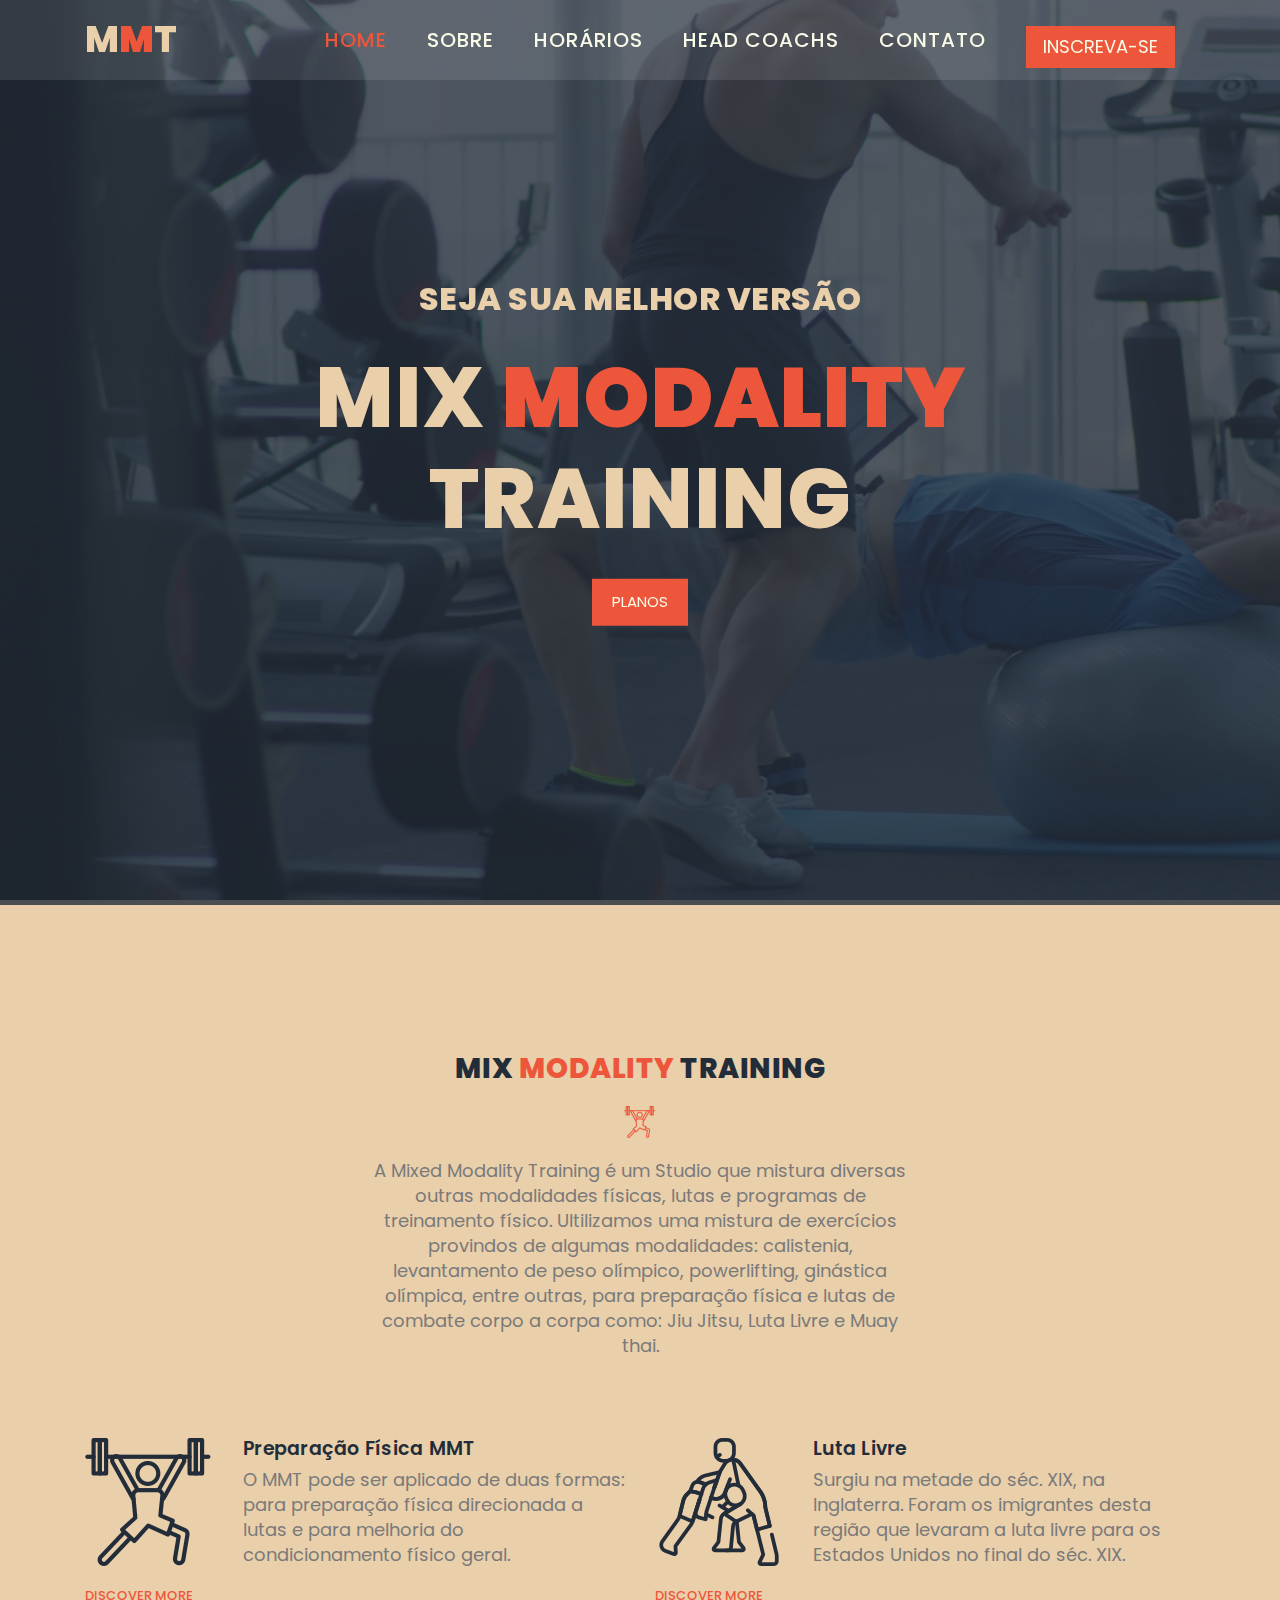
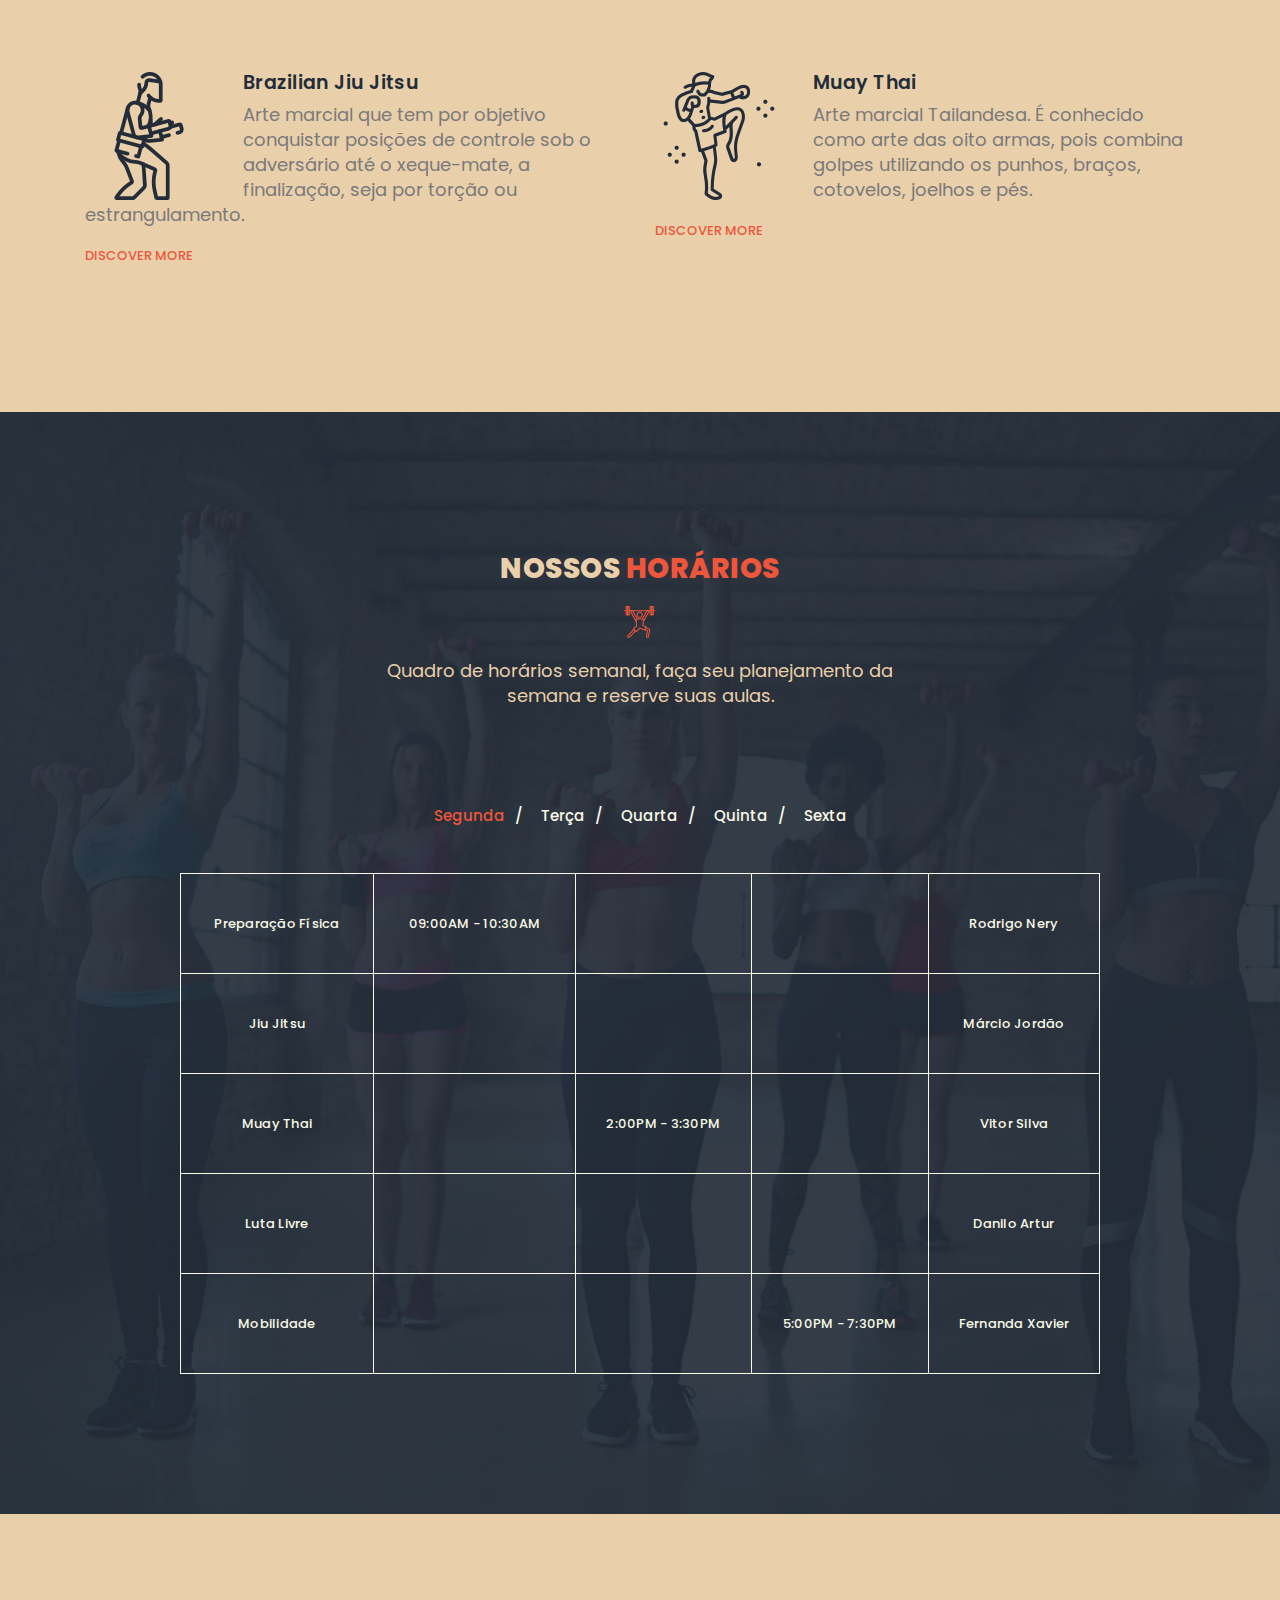
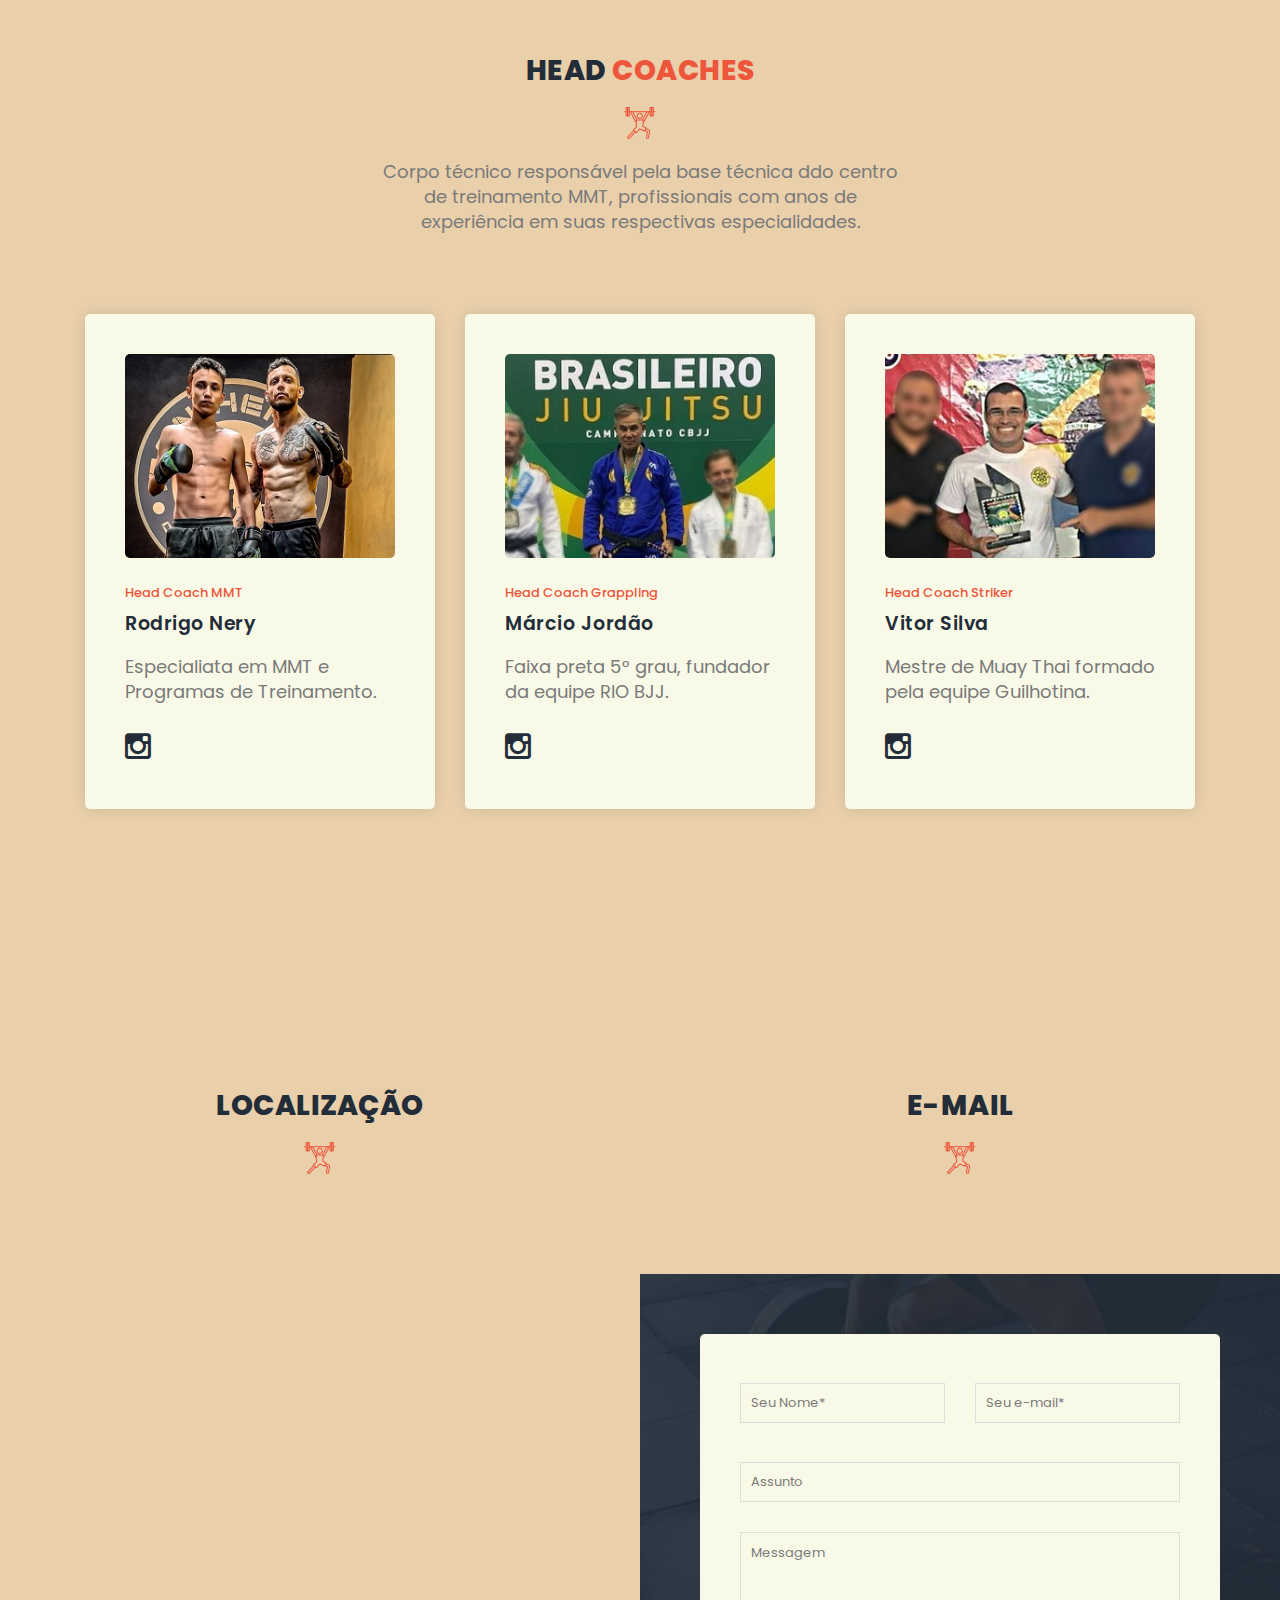
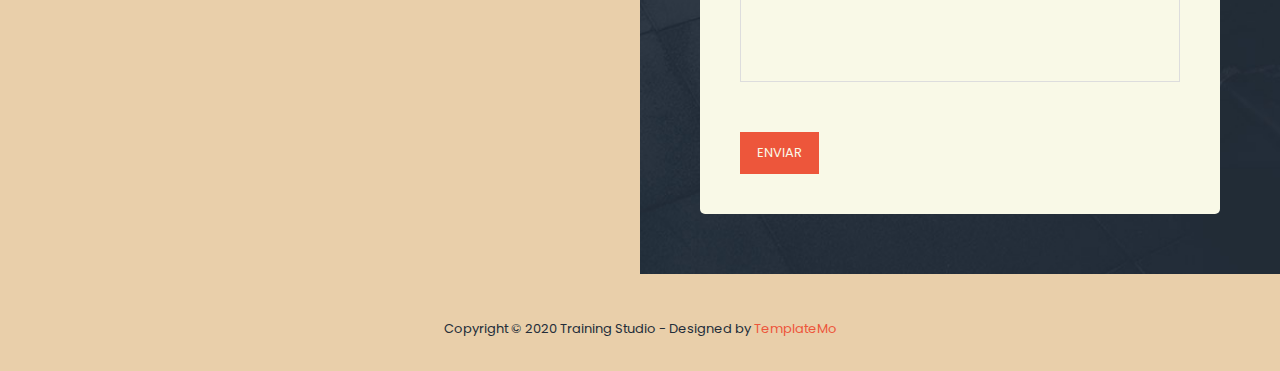
<file: gymfit-main/index.html>
<!DOCTYPE html>
<html lang="pt-br">

  <head>

    <meta charset="utf-8">
    <meta name="viewport" content="width=device-width, initial-scale=1, shrink-to-fit=no">
    <meta name="description" content="">
    <meta name="author" content="">
    <link href="https://fonts.googleapis.com/css?family=Poppins:100,100i,200,200i,300,300i,400,400i,500,500i,600,600i,700,700i,800,800i,900,900i&display=swap" rel="stylesheet">

    <title>MMT</title>
    <link rel="icon" type="image/x-icon" href="assets/images/line-dec.png" />
<!--

TemplateMo 548 Training Studio

https://templatemo.com/tm-548-training-studio

-->
    <!-- Additional CSS Files -->
    <link rel="stylesheet" type="text/css" href="assets/css/bootstrap.min.css">

    <link rel="stylesheet" type="text/css" href="assets/css/font-awesome.css">

    <link rel="stylesheet" href="assets/css/templatemo-training-studio.css">

    </head>
    
    <body>
    
    <!-- ***** Preloader Start ***** -->
    <div id="js-preloader" class="js-preloader">
      <div class="preloader-inner">
        <span class="dot"></span>
        <div class="dots">
          <span></span>
          <span></span>
          <span></span>
        </div>
      </div>
    </div>
    <!-- ***** Preloader End ***** -->
    
    
    <!-- ***** Header Area Start ***** -->
    <header class="header-area header-sticky">
        <div class="container">
            <div class="row">
                <div class="col-12">
                    <nav class="main-nav">
                        <!-- ***** Logo Start ***** -->
                        <a href="index.html" class="logo">M<em>M</em>T</a> 
                        <!-- ***** Logo End ***** -->
                        <!-- ***** Menu Start ***** -->
                        <ul class="nav">
                            <li class="scroll-to-section"><a href="#top" class="active">Home</a></li>
                            <li class="scroll-to-section"><a href="#features">Sobre</a></li>
                            <li class="scroll-to-section"><a href="#schedule">Horários</a></li>
                            <li class="scroll-to-section"><a href="#trainers">HEAD COACHS</a></li>
                            <li class="scroll-to-section"><a href="#contact-us">Contato</a></li> 
                            <li class="main-button"><a href="https://api.whatsapp.com/send?phone=5521996702727&text="target="_blank">Inscreva-se </a></li>
                        </ul>        
                        <a class='menu-trigger'>
                            <span>Menu</span>
                        </a>
                        <!-- ***** Menu End ***** -->
                    </nav>
                </div>
            </div>
        </div>
    </header>
    <!-- ***** Header Area End ***** -->

    <!-- ***** Main Banner Area Start ***** -->
    <div class="main-banner" id="top">
        <video autoplay muted loop id="bg-video">
            <source src="assets/images/gym-video.mp4" type="video/mp4" />
        </video>

        <div class="video-overlay header-text">
            <div class="caption">
                <h6>Seja sua melhor versão</h6>
                <h2>MIX <em>MODALITY</em> TRAINING</h2>
                <div class="main-button scroll-to-section">
                    <a href="https://api.whatsapp.com/send?phone=5521996702727" target="_blank">Planos</a>
                </div>
            </div>
        </div>
    </div>
    <!-- ***** Main Banner Area End ***** -->

    <!-- ***** Features Item Start ***** -->
    <section class="section" id="features">
        <div class="container">
            <div class="row">
                <div class="col-lg-6 offset-lg-3">
                    <div class="section-heading">
                        <h2>Mix <em>Modality </em>Training</h2>
                        <img src="assets/images/line-dec.png" alt="waves">
                        <p>A Mixed Modality Training é um Studio que mistura diversas outras modalidades físicas, lutas e programas de treinamento físico. Ultilizamos uma mistura de exercícios provindos de algumas modalidades: calistenia, levantamento de peso olímpico, powerlifting, ginástica olímpica, entre outras, para preparação física e lutas de combate corpo a corpa como: Jiu Jitsu, Luta Livre e Muay thai.</p>
                    </div>
                </div>
                <div class="col-lg-6">
                    <ul class="features-items">
                        <li class="feature-item">
                            <div class="left-icon">
                                <img src="assets/images/features-first-icon-mmt.png" alt="First One">
                            </div>
                            <div class="right-content">
                                <h4>Preparação Física MMT</h4>
                                <p>O MMT pode ser aplicado de duas formas: para preparação física direcionada a lutas e para melhoria do condicionamento físico geral.</p>
                                <a href="#" class="text-button">Discover More</a>
                            </div>
                        </li>
                        <li class="feature-item">
                            <div class="left-icon">
                                <img src="assets/images/features-first-icon-jj.png" alt="second one">
                            </div>
                            <div class="right-content">
                                <h4>Brazilian Jiu Jitsu</h4>
                                <p>Arte marcial que tem por objetivo conquistar posições de controle sob o adversário até o xeque-mate, a finalização, seja por torção ou estrangulamento.</p>
                                <a href="#" class="text-button">Discover More</a>
                            </div>
                        </li>
                        <!--<li class="feature-item">
                            <div class="left-icon">
                                <img src="assets/images/features-first-icon.png" alt="third gym training">
                            </div>
                            <div class="right-content">
                                <h4>Basic Muscle Course</h4>
                                <p>Credit goes to <a rel="nofollow" href="https://www.pexels.com" target="_blank">Pexels website</a> for images and video background used in this HTML template.</p>
                                <a href="#" class="text-button">Discover More</a>
                            </div>-->
                        </li>
                    </ul>
                </div>
                <div class="col-lg-6">
                    <ul class="features-items">
                        <li class="feature-item">
                            <div class="left-icon">
                                <img src="assets/images/features-first-icon-ll.png" alt="fourth muscle">
                            </div>
                            <div class="right-content">
                                <h4>Luta Livre</h4>
                                <p>Surgiu na metade do séc. XIX, na Inglaterra. Foram os imigrantes desta região que levaram a luta livre para os Estados Unidos no final do séc. XIX.</p>
                                <a href="#" class="text-button">Discover More</a>
                            </div>
                        </li>
                        <li class="feature-item">
                            <div class="left-icon">
                                <img src="assets/images/features-first-icon-mt.png" alt="training fifth">
                            </div>
                            <div class="right-content">
                                <h4>Muay Thai</h4>
                                <p>Arte marcial Tailandesa. É conhecido como arte das oito armas, pois combina golpes utilizando os punhos, braços, cotovelos, joelhos e pés.</p>
                                <a href="#" class="text-button">Discover More</a>
                            </div>
                        </li>
                        <!--<li class="feature-item">
                            <div class="left-icon">
                                <img src="assets/images/features-first-icon.png" alt="gym training">
                            </div>
                            <div class="right-content">
                                <h4>Body Building Course</h4>
                                <p>Suspendisse fringilla et nisi et mattis. Curabitur sed finibus nisi. Integer nibh sapien, vehicula et auctor.</p>
                                <a href="#" class="text-button">Discover More</a>
                            </div>-->
                        </li>
                    </ul>
                </div>
            </div>
        </div>
    </section>
    <!-- ***** Features Item End ***** -->

    <!-- ***** Call to Action Start ***** -->
    <!--<section class="section" id="call-to-action">
        <div class="container">
            <div class="row">
                <div class="col-lg-10 offset-lg-1">
                    <div class="cta-content">
                        <h2>Não <em>pense</em>, comece <em>hoje</em>!</h2>
                        <p>Ut consectetur, metus sit amet aliquet placerat, enim est ultricies ligula, sit amet dapibus odio augue eget libero. Morbi tempus mauris a nisi luctus imperdiet.</p>
                        <div class="main-button scroll-to-section">
                            <a href="#our-classes">Torne-se membro</a>
                        </div>
                    </div>
                </div>
            </div>
        </div>
    </section>
     ***** Call to Action End ***** 

    ***** Our Classes Start ***** 
    <section class="section" id="our-classes">
        <div class="container">
            <div class="row">
                <div class="col-lg-6 offset-lg-3">
                    <div class="section-heading">
                        <h2>Our <em>Classes</em></h2>
                        <img src="assets/images/line-dec.png" alt="">
                        <p>Nunc urna sem, laoreet ut metus id, aliquet consequat magna. Sed viverra ipsum dolor, ultricies fermentum massa consequat eu.</p>
                    </div>
                </div>
            </div>
            <div class="row" id="tabs">
              <div class="col-lg-4">
                <ul>
                  <li><a href='#tabs-1'><img src="assets/images/tabs-first-icon.png" alt="">First Training Class</a></li>
                  <li><a href='#tabs-2'><img src="assets/images/tabs-first-icon.png" alt="">Second Training Class</a></a></li>
                  <li><a href='#tabs-3'><img src="assets/images/tabs-first-icon.png" alt="">Third Training Class</a></a></li>
                  <li><a href='#tabs-4'><img src="assets/images/tabs-first-icon.png" alt="">Fourth Training Class</a></a></li>
                  <div class="main-rounded-button"><a href="#">View All Schedules</a></div>
                </ul>
              </div>
              <div class="col-lg-8">
                <section class='tabs-content'>
                  <article id='tabs-1'>
                    <img src="assets/images/training-image-01.jpg" alt="First Class">
                    <h4>Musculação</h4>
                    <p>Phasellus convallis mauris sed elementum vulputate. Donec posuere leo sed dui eleifend hendrerit. Sed suscipit suscipit erat, sed vehicula ligula. Aliquam ut sem fermentum sem tincidunt lacinia gravida aliquam nunc. Morbi quis erat imperdiet, molestie nunc ut, accumsan diam.</p>
                    <div class="main-button">
                        <a href="#">View Schedule</a>
                    </div>
                  </article>
                  <article id='tabs-2'>
                    <img src="assets/images/training-image-02.jpg" alt="Second Training">
                    <h4>Second Training Class</h4>
                    <p>Integer dapibus, est vel dapibus mattis, sem mauris luctus leo, ac pulvinar quam tortor a velit. Praesent ultrices erat ante, in ultricies augue ultricies faucibus. Nam tellus nibh, ullamcorper at mattis non, rhoncus sed massa. Cras quis pulvinar eros. Orci varius natoque penatibus et magnis dis parturient montes, nascetur ridiculus mus.</p>
                    <div class="main-button">
                        <a href="#">View Schedule</a>
                    </div>
                  </article>
                  <article id='tabs-3'>
                    <img src="assets/images/training-image-03.jpg" alt="Third Class">
                    <h4>Third Training Class</h4>
                    <p>Fusce laoreet malesuada rhoncus. Donec ultricies diam tortor, id auctor neque posuere sit amet. Aliquam pharetra, augue vel cursus porta, nisi tortor vulputate sapien, id scelerisque felis magna id felis. Proin neque metus, pellentesque pharetra semper vel, accumsan a neque.</p>
                    <div class="main-button">
                        <a href="#">View Schedule</a>
                    </div>
                  </article>
                  <article id='tabs-4'>
                    <img src="assets/images/training-image-04.jpg" alt="Fourth Training">
                    <h4>Fourth Training Class</h4>
                    <p>Pellentesque habitant morbi tristique senectus et netus et malesuada fames ac turpis egestas. Aenean ultrices elementum odio ac tempus. Etiam eleifend orci lectus, eget venenatis ipsum commodo et.</p>
                    <div class="main-button">
                        <a href="#">View Schedule</a>
                    </div>
                  </article>
                </section>
              </div>
            </div>
        </div>
    </section>
     ***** Our Classes End ***** -->
    
    <section class="section" id="schedule">
        <div class="container">
            <div class="row">
                <div class="col-lg-6 offset-lg-3">
                    <div class="section-heading dark-bg">
                        <h2>Nossos <em>Horários</em></h2>
                        <img src="assets/images/line-dec.png" alt="">
                        <p>Quadro de horários semanal, faça seu planejamento da semana e reserve suas aulas.</p>
                    </div>
                </div>
            </div>
            <div class="row">
                <div class="col-lg-12">
                    <div class="filters">
                        <ul class="schedule-filter">
                            <li class="active" data-tsfilter="monday">Segunda</li>
                            <li data-tsfilter="tuesday">Terça</li>
                            <li data-tsfilter="wednesday">Quarta</li>
                            <li data-tsfilter="thursday">Quinta</li>
                            <li data-tsfilter="friday">Sexta</li>
                        </ul>
                    </div>
                </div>
                <div class="col-lg-10 offset-lg-1">
                    <div class="schedule-table filtering">
                        <table>
                            <tbody>
                                <tr>
                                    <td class="day-time">Preparação Física</td>
                                    <td class="monday ts-item show" data-tsmeta="monday">09:00AM - 10:30AM</td>
                                    <td class="tuesday ts-item" data-tsmeta="tuesday">2:00PM - 3:30PM</td>
                                    <td class="tuesday ts-item" data-tsmeta="tuesday">6:00PM - 7:30PM</td>
                                    <td>Rodrigo Nery</td>
                                </tr>
                                <tr>
                                    <td class="day-time">Jiu Jitsu</td>
                                    <td class="friday ts-item" data-tsmeta="friday">10:00AM - 11:30AM</td>
                                    <td class="thursday friday ts-item" data-tsmeta="thursday" data-tsmeta="friday">2:00PM - 3:30PM</td>
                                    <td class="tuesday ts-item" data-tsmeta="tuesday">4:00PM - 5:30PM</td>
                                    <td>Márcio Jordão</td>
                                </tr>
                                <tr>
                                    <td class="day-time">Muay Thai</td>
                                    <td class="tuesday ts-item" data-tsmeta="tuesday">10:00AM - 11:30AM</td>
                                    <td class="monday ts-item show" data-tsmeta="monday">2:00PM - 3:30PM</td>
                                    <td class="tuesday ts-item" data-tsmeta="tuesday">6:00PM - 7:30PM</td>
                                    <td>Vitor Silva</td>
                                </tr>
                                <tr>
                                    <td class="day-time">Luta Livre</td>
                                    <td class="wednesday ts-item" data-tsmeta="wednesday">10:00AM - 11:30AM</td>
                                    <td class="friday ts-item" data-tsmeta="friday">2:00PM - 3:30PM</td>
                                    <td class="tuesday ts-item" data-tsmeta="tuesday">2:00PM - 3:30PM</td>
                                    <td>Danilo Artur</td>
                                </tr>
                                <tr>
                                    <td class="day-time">Mobilidade</td>
                                    <td class="wednesday ts-item" data-tsmeta="wednesday">2:00PM - 3:30PM</td>
                                    <td class="tuesday ts-item" data-tsmeta="tuesday">2:00PM - 3:30PM</td>
                                    <td class="monday ts-item show" data-tsmeta="monday">5:00PM - 7:30PM</td>
                                    <td>Fernanda Xavier</td>
                                </tr>
                            </tbody>
                        </table>
                    </div>
                </div>
            </div>
        </div>
    </section>

    <!-- ***** Testimonials Starts ***** -->
    <section class="section" id="trainers">
        <div class="container">
            <div class="row">
                <div class="col-lg-6 offset-lg-3">
                    <div class="section-heading">
                        <h2>HEAD <em>COACHES</em></h2>
                        <img src="assets/images/line-dec.png" alt="">
                        <p>Corpo técnico responsável pela base técnica ddo centro de treinamento MMT, profissionais com anos de experiência em suas respectivas especialidades.</p>
                    </div>
                </div>
            </div>
            <div class="row">
                <div class="col-lg-4">
                    <div class="trainer-item">
                        <div class="image-thumb">
                            <img src="assets/images/first-trainer.png" alt="">
                        </div>
                        <div class="down-content">
                            <span>Head Coach MMT</span>
                            <h4>Rodrigo Nery</h4>
                            <p>Especialiata em MMT e Programas de Treinamento.</p>
                            <ul class="social-icons">
                                <li><a href="https://www.instagram.com/coachrodrigonery?igshid=ZDdkNTZiNTM=" target="_blank"><i class="fa fa-instagram"></i></a></li>
                                <!--<li><a href="#"><i class="fa fa-twitter"></i></a></li>
                                <li><a href="#"><i class="fa fa-linkedin"></i></a></li>
                                <li><a href="#"><i class="fa fa-behance"></i></a></li>-->
                            </ul>
                        </div>
                    </div>
                </div>
                <div class="col-lg-4">
                    <div class="trainer-item">
                        <div class="image-thumb">
                            <img src="assets/images/second-trainer.png" alt="">
                        </div>
                        <div class="down-content">
                            <span>Head Coach Grappling</span>
                            <h4>Márcio Jordão</h4>
                            <p>Faixa preta 5° grau, fundador da equipe RIO BJJ.</p>
                            <ul class="social-icons">
                                <li><a href="https://instagram.com/marciomestre?igshid=MzRlODBiNWFlZA==" target="_blank"><i class="fa fa-instagram"></i></a></li>
                                <!--<li><a href="#"><i class="fa fa-twitter"></i></a></li>
                                <li><a href="#"><i class="fa fa-linkedin"></i></a></li>
                                <li><a href="#"><i class="fa fa-behance"></i></a></li>-->
                            </ul>
                        </div>
                    </div>
                </div>
                <div class="col-lg-4">
                    <div class="trainer-item">
                        <div class="image-thumb">
                            <img src="assets/images/third-trainer.png" alt="">
                        </div>
                        <div class="down-content">
                            <span>Head Coach Striker</span>
                            <h4>Vitor Silva</h4>
                            <p>Mestre de Muay Thai formado pela equipe Guilhotina.</p>
                            <ul class="social-icons">
                                <li><a href="https://instagram.com/vitorlutalivre?igshid=MzRlODBiNWFlZA==" target="_blank"><i class="fa fa-instagram"></i></a></li>
                                <!--<li><a href="#"><i class="fa fa-twitter"></i></a></li>
                                <li><a href="#"><i class="fa fa-linkedin"></i></a></li>
                                <li><a href="#"><i class="fa fa-behance"></i></a></li>-->
                            </ul>
                        </div>
                    </div>
                </div>
            </div>
        </div>
    </section>
    <!-- ***** Testimonials Ends ***** -->
    
    <!-- ***** Contact Us Area Starts ***** -->
    <section class="section" id="contact-us">
        <div class="container-fluid">
            <div class="row">
                <div class="col-lg-6 col-md-6 col-xs-12"><div class="section-heading">
                    <h2>Localização<em></em></h2>
                    <img src="assets/images/line-dec.png" alt="">

                </div>
                    <div id="map">
                      <iframe src="https://www.google.com/maps/embed?pb=!1m18!1m12!1m3!1d3675.7642214632656!2d-43.484742924658505!3d-22.885166637098738!2m3!1f0!2f0!3f0!3m2!1i1024!2i768!4f13.1!3m3!1m2!1s0x9bdfd8c437adad%3A0xfc5f767fd22d69!2sR.%20Santa%20M%C3%A1rcia%2C%20335%20-%20Senador%20Camar%C3%A1%2C%20Rio%20de%20Janeiro%20-%20RJ%2C%2021831-130!5e0!3m2!1spt-BR!2sbr!4v1685235189790!5m2!1spt-BR!2sbr" width="100%" height="600px" frameborder="0" style="border:0" allowfullscreen></iframe>
                    </div>
                </div>
                <div class="col-lg-6 col-md-6 col-xs-12">
                    <div class="section-heading">
                        <h2>E-mail <em></em></h2>
                        <img src="assets/images/line-dec.png" alt="">
                
                    </div>
                    <div class="contact-form">
                        <form id="contact" action="" method="post">
                          <div class="row">
                            <div class="col-md-6 col-sm-12">
                              <fieldset>
                                <input name="name" type="text" id="name" placeholder="Seu Nome*" required="">
                              </fieldset>
                            </div>
                            <div class="col-md-6 col-sm-12">
                              <fieldset>
                                <input name="email" type="text" id="email" pattern="[^ @]*@[^ @]*" placeholder="Seu e-mail*" required="">
                              </fieldset>
                            </div>
                            <div class="col-md-12 col-sm-12">
                              <fieldset>
                                <input name="subject" type="text" id="subject" placeholder="Assunto">
                              </fieldset>
                            </div>
                            <div class="col-lg-12">
                              <fieldset>
                                <textarea name="message" rows="6" id="message" placeholder="Messagem" required=""></textarea>
                              </fieldset>
                            </div>
                            <div class="col-lg-12">
                              <fieldset>
                                <button type="submit" id="form-submit" class="main-button">Enviar</button>
                              </fieldset>
                            </div>
                          </div>
                        </form>
                    </div>
                </div>
            </div>
        </div>
    </section>

        <!-- ***** Contact Us Area Ends ***** -->
    
    <!-- ***** Footer Start ***** -->
    <footer>
        <div class="container">
            <div class="row">
                <div class="col-lg-12">
                    <p>Copyright &copy; 2020 Training Studio
                    
                    - Designed by <a rel="nofollow" href="https://templatemo.com" class="tm-text-link" target="_parent">TemplateMo</a></p>
                    
                    <!-- You shall support us a little via PayPal to info@templatemo.com -->
                    
                </div>
            </div>
        </div>
    </footer>

    <!-- jQuery -->
    <script src="assets/js/jquery-2.1.0.min.js"></script>

    <!-- Bootstrap -->
    <script src="assets/js/popper.js"></script>
    <script src="assets/js/bootstrap.min.js"></script>

    <!-- Plugins -->
    <script src="assets/js/scrollreveal.min.js"></script>
    <script src="assets/js/waypoints.min.js"></script>
    <script src="assets/js/jquery.counterup.min.js"></script>
    <script src="assets/js/imgfix.min.js"></script> 
    <script src="assets/js/mixitup.js"></script> 
    <script src="assets/js/accordions.js"></script>
    
    <!-- Global Init -->
    <script src="assets/js/custom.js"></script>

  </body>
</html>
</file>
<file: gymfit-main/assets/css/templatemo-training-studio.css>
/*

TemplateMo 548 Training Studio

https://templatemo.com/tm-548-training-studio

*/

/* ---------------------------------------------
Table of contents
------------------------------------------------
01. font & reset css
02. reset
03. global styles
04. header
05. banner
06. features
07. testimonials
08. contact
09. footer
10. preloader
11. search
12. portfolio

--------------------------------------------- */
/* 
---------------------------------------------
font & reset css
--------------------------------------------- 
*/
@import url("https://fonts.googleapis.com/css?family=Poppins:100,100i,200,200i,300,300i,400,400i,500,500i,600,600i,700,700i,800,800i,900,900i");
/* 
---------------------------------------------
reset
--------------------------------------------- 
*/
html, body, div, span, applet, object, iframe, h1, h2, h3, h4, h5, h6, p, blockquote, div
pre, a, abbr, acronym, address, big, cite, code, del, dfn, em, font, img, ins, kbd, q,
s, samp, small, strike, strong, sub, sup, tt, var, b, u, i, center, dl, dt, dd, ol, ul, li,
figure, header, nav, section, article, aside, footer, figcaption {
  margin: 0;
  padding: 0;
  border: 0;
  outline: 0;
}

.clearfix:after {
  content: ".";
  display: block;
  clear: both;
  visibility: hidden;
  line-height: 0;
  height: 0;
}

.clearfix {
  display: inline-block;
}

html[xmlns] .clearfix {
  display: block;
}

* html .clearfix {
  height: 1%;
}

ul, li {
  padding: 0;
  margin: 0;
  list-style: none;
}

header, nav, section, article, aside, footer, hgroup {
  display: block;
}

* {
  box-sizing: border-box;
}

html, body {
  font-family: 'Poppins', sans-serif;
  font-weight: 400;
  background-color: #f9f9e7;
  font-size: 30px;
  -ms-text-size-adjust: 100%;
  -webkit-font-smoothing: antialiased;
  -moz-osx-font-smoothing: grayscale;
}

a {
  text-decoration: none !important;
}

h1, h2, h3, h4, h5, h6 {
  margin-top: 0px;
  margin-bottom: 0px;
}

ul {
  margin-bottom: 0px;
}

p {
  font-size: 18px;
  line-height: 25px;
  color: #7a7a7a;
}

/* 
---------------------------------------------
global styles
--------------------------------------------- 
*/
html,
body {
  background: #e9cfaa;
  font-family: 'Poppins', sans-serif;
}

::selection {
  background: #ed563b;
  color: #f9f9e7;
}

::-moz-selection {
  background: #ed563b;
  color: #e9cfaa;
}

@media (max-width: 991px) {
  html, body {
    overflow-x: hidden;
  }
  .mobile-top-fix {
    margin-top: 30px;
    margin-bottom: 0px;
  }
  .mobile-bottom-fix {
    margin-bottom: 30px;
  }
  .mobile-bottom-fix-big {
    margin-bottom: 60px;
  }
}

.section-heading {
  text-align: center;
  margin-top: 140px;
  margin-bottom: 80px;
}

.section-heading h2 {
  font-size: 28px;
  font-weight: 800;
  color: #232d39;
  text-transform: uppercase;
  letter-spacing: 0.5px;
  margin-top: 0px;
  margin-bottom: 0px;
}

.section-heading h2 em {
  font-style: normal;
  color: #ed563b;
}

.section-heading img {
  margin: 20px auto;
}

.dark-bg h2 {
  color: #e9cfaa;
}

.dark-bg p {
  color: #e9cfaa;
}

.main-button a {
  display: inline-block;
  font-size: 15px;
  padding: 12px 20px;
  background-color: #ed563b;
  color: #f9f9e7;
  text-align: center;
  font-weight: 400;
  text-transform: uppercase;
  transition: all .3s;
}

.main-button a:hover {
  background-color: #f9735b;
}


/* 
---------------------------------------------
header
--------------------------------------------- 
*/

.background-header {
  background: rgba(250,250,250,0.99) !important;
  height: 80px!important;
  position: fixed!important;
  top: 0px;
  left: 0px;
  right: 0px;
  box-shadow: 0px 0px 10px rgba(0,0,0,0.15)!important;
}

.background-header .logo,
.background-header .main-nav .nav li a {
  color: #232d39!important;
}

.background-header .main-nav .nav li:last-child a {
  color: #f9f9e7 !important;
}

.background-header .main-nav .nav li:last-child a:hover {
  color: #f9f9e7!important;
}

.background-header .main-nav .nav li:hover a {
  color: #ed563b!important;
}

.background-header .nav li a.active {
  color: #ed563b!important;
}

.header-area {
  position: absolute;
  top: 0px;
  left: 0px;
  right: 0px;
  z-index: 100;
  height: 80px;
  background: rgba(250,250,250,0.1);
  -webkit-transition: all .5s ease 0s;
  -moz-transition: all .5s ease 0s;
  -o-transition: all .5s ease 0s;
  transition: all .5s ease 0s;
}

.header-area .main-nav {
  min-height: 80px;
  background: transparent;
}

.header-area .main-nav .logo {
  line-height: 80px;
  color: #e9cfaa;
  font-size: 36px;
  font-weight: 800;
  text-transform: uppercase;
  float: left;
  -webkit-transition: all 0.3s ease 0s;
  -moz-transition: all 0.3s ease 0s;
  -o-transition: all 0.3s ease 0s;
  transition: all 0.3s ease 0s;
}

.header-area .main-nav .logo em {
  font-style: normal;
  color: #ed563b;
  font-weight: 900;
}

.header-area .main-nav .nav {
  float: right;
  margin-top: 27px;
  margin-right: 0px;
  background-color: transparent;
  -webkit-transition: all 0.3s ease 0s;
  -moz-transition: all 0.3s ease 0s;
  -o-transition: all 0.3s ease 0s;
  transition: all 0.3s ease 0s;
  position: relative;
  z-index: 999;
}

.header-area .main-nav .nav li {
  padding-left: 20px;
  padding-right: 20px;
}

.header-area .main-nav .nav li a {
  display: block;
  font-weight: 500;
  font-size: 20px;
  color: #7a7a7a;
  text-transform: uppercase;
  -webkit-transition: all 0.3s ease 0s;
  -moz-transition: all 0.3s ease 0s;
  -o-transition: all 0.3s ease 0s;
  transition: all 0.3s ease 0s;
  height: 40px;
  line-height: 40px;
  border: transparent;
  letter-spacing: 1px;
}

.header-area .main-nav .nav li a {
  color: #f9f9e7;
}

.header-area .main-nav .nav li:last-child a {
  display: inline-block;
  font-size: 18px;
  padding: 11px 17px;
  background-color: #ed563b;
  color: #f9f9e7;
  text-align: center;
  font-weight: 400;
  letter-spacing: 0px;
  text-transform: uppercase;
  transition: all .3s;
  height: auto;
  line-height: 20px;
}

.header-area .main-nav .nav li:last-child a:hover {
  background-color: #f9735b;
  opacity: 1;
}

.header-area .main-nav .nav li:hover a,
.header-area .main-nav .nav li a.active {
  color: #ed563b!important;
  opacity: 1;
}

.background-header .main-nav .nav li:hover a,
.background-header .main-nav .nav li a.active {
  color: #ed563b!important;
  opacity: 1;
}

.header-area .main-nav .menu-trigger {
  cursor: pointer;
  display: block;
  position: absolute;
  top: 23px;
  width: 32px;
  height: 40px;
  text-indent: -9999em;
  z-index: 99;
  right: 40px;
  display: none;
}

.header-area .main-nav .menu-trigger span,
.header-area .main-nav .menu-trigger span:before,
.header-area .main-nav .menu-trigger span:after {
  -moz-transition: all 0.4s;
  -o-transition: all 0.4s;
  -webkit-transition: all 0.4s;
  transition: all 0.4s;
  background-color: #1e1e1e;
  display: block;
  position: absolute;
  width: 30px;
  height: 2px;
  left: 0;
}

.background-header .main-nav .menu-trigger span,
.background-header .main-nav .menu-trigger span:before,
.background-header .main-nav .menu-trigger span:after {
  background-color: #1e1e1e;
}

.header-area .main-nav .menu-trigger span:before,
.header-area .main-nav .menu-trigger span:after {
  -moz-transition: all 0.4s;
  -o-transition: all 0.4s;
  -webkit-transition: all 0.4s;
  transition: all 0.4s;
  background-color: #1e1e1e;
  display: block;
  position: absolute;
  width: 30px;
  height: 2px;
  left: 0;
  width: 75%;
}

.background-header .main-nav .menu-trigger span:before,
.background-header .main-nav .menu-trigger span:after {
  background-color: #1e1e1e;
}

.header-area .main-nav .menu-trigger span:before,
.header-area .main-nav .menu-trigger span:after {
  content: "";
}

.header-area .main-nav .menu-trigger span {
  top: 16px;
}

.header-area .main-nav .menu-trigger span:before {
  -moz-transform-origin: 33% 100%;
  -ms-transform-origin: 33% 100%;
  -webkit-transform-origin: 33% 100%;
  transform-origin: 33% 100%;
  top: -10px;
  z-index: 10;
}

.header-area .main-nav .menu-trigger span:after {
  -moz-transform-origin: 33% 0;
  -ms-transform-origin: 33% 0;
  -webkit-transform-origin: 33% 0;
  transform-origin: 33% 0;
  top: 10px;
}

.header-area .main-nav .menu-trigger.active span,
.header-area .main-nav .menu-trigger.active span:before,
.header-area .main-nav .menu-trigger.active span:after {
  background-color: transparent;
  width: 100%;
}

.header-area .main-nav .menu-trigger.active span:before {
  -moz-transform: translateY(6px) translateX(1px) rotate(45deg);
  -ms-transform: translateY(6px) translateX(1px) rotate(45deg);
  -webkit-transform: translateY(6px) translateX(1px) rotate(45deg);
  transform: translateY(6px) translateX(1px) rotate(45deg);
  background-color: #1e1e1e;
}

.background-header .main-nav .menu-trigger.active span:before {
  background-color: #1e1e1e;
}

.header-area .main-nav .menu-trigger.active span:after {
  -moz-transform: translateY(-6px) translateX(1px) rotate(-45deg);
  -ms-transform: translateY(-6px) translateX(1px) rotate(-45deg);
  -webkit-transform: translateY(-6px) translateX(1px) rotate(-45deg);
  transform: translateY(-6px) translateX(1px) rotate(-45deg);
  background-color: #1e1e1e;
}

.background-header .main-nav .menu-trigger.active span:after {
  background-color: #1e1e1e;
}

.header-area.header-sticky {
  min-height: 80px;
}

.header-area.header-sticky .nav {
  margin-top: 20px !important;
}

.header-area.header-sticky .nav li a.active {
  color: #ed563b;
}

@media (max-width: 1200px) {
  .header-area .main-nav .nav li {
    padding-left: 12px;
    padding-right: 12px;
  }
  .header-area .main-nav:before {
    display: none;
  }
}

@media (max-width: 767px) {
  .header-area .main-nav .logo {
    color: #1e1e1e;
  }
  .header-area.header-sticky .nav li a:hover,
  .header-area.header-sticky .nav li a.active {
    color: #ed563b!important;
    opacity: 1;
  }
  .header-area {
    background-color: #f7f7f7;
    padding: 0px 15px;
    height: 80px;
    box-shadow: none;
    text-align: center;
  }
  .header-area .container {
    padding: 0px;
  }
  .header-area .logo {
    margin-left: 30px;
  }
  .header-area .menu-trigger {
    display: block !important;
  }
  .header-area .main-nav {
    overflow: hidden;
  }
  .header-area .main-nav .nav {
    float: none;
    width: 100%;
    display: none;
    -webkit-transition: all 0s ease 0s;
    -moz-transition: all 0s ease 0s;
    -o-transition: all 0s ease 0s;
    transition: all 0s ease 0s;
    margin-left: 0px;
  }
  .header-area .main-nav .nav li:first-child {
    border-top: 1px solid #eee;
  }
  .header-area .main-nav .nav li:last-child {
    width: 100%;
    background-color: #ed563b;
    color: #f9f9e7;
  }
  .header-area .main-nav .nav li:last-child a {
    background-color: #ed563b!important;
  }
  .header-area .main-nav .nav li:last-child a:hover,
  .header-area .main-nav .nav li:last-child:hover a {
    background-color: #ed563b!important;
    color: #f9f9e7!important;
  }
  .header-area.header-sticky .nav {
    margin-top: 80px !important;
  }
  .header-area .main-nav .nav li {
    width: 100%;
    background: #f9f9e7;
    border-bottom: 1px solid #eee;
    padding-left: 0px !important;
    padding-right: 0px !important;
  }
  .header-area .main-nav .nav li a {
    height: 50px !important;
    line-height: 50px !important;
    padding: 0px !important;
    border: none !important;
    background: #f7f7f7 !important;
    color: #232d39 !important;
  }
  .header-area .main-nav .nav li:last-child a {
    color: #f9f9e7!important;
  }
  .header-area .main-nav .nav li a:hover {
    background: #eee !important;
    color: #ed563b!important;
  }
  .header-area .main-nav .nav li.submenu ul {
    position: relative;
    visibility: inherit;
    opacity: 1;
    z-index: 1;
    transform: translateY(0%);
    transition-delay: 0s, 0s, 0.3s;
    top: 0px;
    width: 100%;
    box-shadow: none;
    height: 0px;
  }
  .header-area .main-nav .nav li.submenu ul li a {
    font-size: 12px;
    font-weight: 400;
  }
  .header-area .main-nav .nav li.submenu ul li a:hover:before {
    width: 0px;
  }
  .header-area .main-nav .nav li.submenu ul.active {
    height: auto !important;
  }
  .header-area .main-nav .nav li.submenu:after {
    color: #3B566E;
    right: 25px;
    font-size: 14px;
    top: 15px;
  }
  .header-area .main-nav .nav li.submenu:hover ul, .header-area .main-nav .nav li.submenu:focus ul {
    height: 0px;
  }
}

@media (min-width: 767px) {
  .header-area .main-nav .nav {
    display: flex !important;
  }
}


/* 
---------------------------------------------
banner
--------------------------------------------- 
*/

.main-banner {
  position: relative;
}

#bg-video {
    min-width: 100%;
    min-height: 100vh;
    max-width: 100%;
    max-height: 100vh;
    object-fit: cover;
    z-index: -1;
}

#bg-video::-webkit-media-controls {
    display: none !important;
}

.video-overlay {
    position: absolute;
    background-color: rgba(35,45,57,0.8);
    top: 0;
    left: 0;
    bottom: 7px;
    width: 100%;
}

.main-banner .caption {
  text-align: center;
  position: absolute;
  width: 80%;
  left: 50%;
  top: 50%;
  transform: translate(-50%,-50%);
}

.main-banner .caption h6 {
  margin-top: 0px;
  font-size: 32px;
  text-transform: uppercase;
  font-weight: 800;
  color: #e9cfaa;
  letter-spacing: 0.5px;
}

.main-banner .caption h2 {
  margin-top: 30px;
  margin-bottom: 25px;
  font-size: 84px;
  text-transform: uppercase;
  font-weight: 800;
  color: #e9cfaa;
  letter-spacing: 1px;
}

.main-banner .caption h2 em {
  font-style: normal;
  color: #ed563b;
  font-weight: 900;
}


/*
---------------------------------------------
features
---------------------------------------------
*/

#features {
  margin-bottom: 80px;
}

.feature-item {
  display: inline-block;
  margin-bottom: 60px;
}

.feature-item .left-icon img {
  float: left;
  margin-right: 30px;
}

.feature-item .right-content {
  display: inline;
}

.feature-item .right-content h4 {
  margin-top: 0px;
  margin-bottom:  7px;
  letter-spacing: 0.25px;
  color: #232d39;
  font-size: 19px;
  font-weight: 600;
  text-transform: capitalize;
}

.feature-item .right-content a.text-button {
  margin-top: 7px;
  display: inline-block;
  font-size: 13px;
  text-transform: uppercase;
  color: #ed563b;
  font-weight: 500;
}

/*
---------------------------------------------
subscribe
---------------------------------------------
*/

#call-to-action {
  padding: 120px 0px;
  background-image: url(../images/cta-bg.jpg);
  background-position: center center;
  background-repeat: no-repeat;
  background-size: cover;
  text-align: center;
}

.cta-content h2 {
  font-size: 36px;
  text-transform: uppercase;
  font-weight: 800;
  color: #f9f9e7;
  letter-spacing: 1px;
}

.cta-content h2 em {
  font-style: normal;
  color: #ed563b;
}

.cta-content p {
  font-size: 16px;
  color: #f9f9e7;
  margin: 15px 0px 25px 0px;
}



/*
--------------------------------------------
Our Classes
--------------------------------------------
*/

#our-classes {
  margin-bottom: 140px;
}

#tabs ul {
  margin: 0;
  padding: 0;
}
#tabs ul li {
  margin-bottom: 30px;
  display: inline-block;
  width: 100%;
}
#tabs ul li:last-child {
  margin-bottom: 0px;
}
#tabs ul li a {
  text-transform: capitalize;
  width: 100%;
  padding: 30px 30px;
  display: inline-block;
  background-color: #f9f9e7;
  box-shadow: 0px 0px 15px rgba(0,0,0,0.1);
  border-radius: 5px;
  font-size: 19px;
  color: #232d39;
  letter-spacing: 0.5px;
  font-weight: 600;
  transition: all 0.3s;
}
#tabs .main-rounded-button a {
  text-align: center;
  padding: 20px 30px;
  width: 100%;
  border-radius: 5px;
  display: inline-block;
  box-shadow: 0px 0px 15px rgba(0,0,0,0.1);
  color: #f9f9e7;
  font-size: 19px;
  letter-spacing: 0.5px;
  font-weight: 600;
  background-color: #ed563b;
}
#tabs .main-rounded-button a:hover {
  background-color: #f9735b;
}
#tabs ul li a img {
  max-width: 100%;
  margin-right: 20px;
}
#tabs ul .ui-tabs-active span {
  background: #faf5b2;
  border: #faf5b2;
  line-height: 90px;
  border-bottom: none;
}
#tabs ul .ui-tabs-active a {
  color: #ed563b;
}
#tabs ul .ui-tabs-active span {
  color: #1e1e1e;
}
.tabs-content {
  margin-left: 30px;
  text-align: left;
  display: inline-block;
  transition: all 0.3s;
}
.tabs-content img {
  max-width: 100%;
  overflow: hidden;
  border-radius: 5px;
}
.tabs-content h4 {
  font-size: 23px;
  font-weight: 700;
  color: #232d39;
  letter-spacing: 0.5px;
  margin-bottom: 20px;
  margin-top: 30px;
}
.tabs-content p {
  font-size: 14px;
  color: #7a7a7a;
  margin-bottom: 28px;
}


/* 
---------------------------------------------
schedule
--------------------------------------------- 
*/

#schedule {
  padding: 0px 0px 140px 0px;
  background-image: url(../images/schedule-bg.jpg);
  background-position: center center;
  background-repeat: no-repeat;
  background-size: cover;
}

#schedule table {
  width: 100%;
  text-align: center;
  border: 1px solid #f9f9e7;
}

#schedule table tbody {
  border-top: 1px solid #f9f9e7; 
}

#schedule table tbody tr {
  border-bottom: 1px solid #f9f9e7;
}

#schedule table tbody tr td {
  border-right: 1px solid #f9f9e7;
  height: 100px;
}

#schedule table tr td {
  color: #f9f9e7;
  font-size: 13px;
  text-transform: capitalize;
  font-weight: 500;
  letter-spacing: 0.25px;
}

.schedule-table.filtering .ts-item {
    opacity: 0;
    transition: all 0.5s;
}

.schedule-table.filtering .ts-item.show {
    opacity: 1;
    transition: all 0.5s;
}

#schedule .filters {
  margin-bottom: 40px;
}
#schedule .filters ul {
  padding: 0;
  text-align: center;
}
#schedule .filters ul li {
  list-style: none;
  display: inline;
  cursor: pointer;
  position: relative;
  margin-right: 10px;
  font-size: 15px;
  font-weight: 500;
  color: #f9f9e7;
  text-transform: capitalize;
  -webkit-transition: all 0.3s ease-in-out;
  -moz-transition: all 0.3s ease-in-out;
  -o-transition: all 0.3s ease-in-out;
  -ms-transition: all 0.3s ease-in-out;
  transition: all 0.3s ease-in-out;
}
#schedule .filters ul li:after {
  content: "/";
  margin-left: 10px;
  color: #f9f9e7;
}
#schedule .filters ul li:last-child {
  margin-right: 0px;
}
#schedule .filters ul li:last-child::after {
  display: none;
}
#schedule .filters ul li.active,
#schedule .filters ul li:hover {
  color: #ed563b;
}
#schedule .filters-content {
  margin-top: 50px;
}
#schedule .filters-content .show {
  opacity: 1;
  visibility: visible;
  transition: all 350ms;
}
#schedule .filters-content .hide {
  opacity: 0;
  visibility: hidden;
  transition: all 350ms;
}


/* 
---------------------------------------------
trainers
--------------------------------------------- 
*/

#trainers .trainer-item {
  background-color: #f9f9e7;
  border-radius: 5px;
  box-shadow: 0px 0px 15px rgba(0,0,0,0.1);
  padding: 40px;
}

#trainers .trainer-item img {
  width: 100%;
  border-radius: 5px;
}

#trainers .trainer-item span {
  font-size: 13px;
  font-weight: 500;
  color: #ed563b;
  display: inline-block;
  margin-top: 25px;
  margin-bottom: 10px;
}

#trainers .trainer-item h4 {
  font-size: 19px;
  font-weight: 600;
  color: #232d39;
  letter-spacing: 0.5px;
  margin-bottom: 18px;
}

#trainers .trainer-item p {
  margin-bottom: 20px;
}

#trainers .trainer-item ul.social-icons li {
  display: inline-block;
  margin-right: 12px;
}

#trainers .trainer-item ul.social-icons li:last-child {
  margin-right: 0px;
}

#trainers .trainer-item ul.social-icons li a {
  color: #232d39;
  transition: all .3s;
}

#trainers .trainer-item ul.social-icons li a:hover {
  color: #ed563b;
}


/* 
---------------------------------------------
contact
--------------------------------------------- 
*/

#contact-us {
  margin-top: 140px;
}

#contact-us .container-fluid .col-lg-6 {
  padding: 0px;
}

#contact-us .contact-form {
  padding: 60px;
  background-image: url(../images/contact-bg.jpg);
  background-position: center center;
  background-repeat: no-repeat;
  background-size: cover;
}

#contact-us .contact-form #contact {
  background-color: #f9f9e7;
  padding: 40px;
  border-radius: 5px;
}

.contact-form input,
.contact-form textarea {
  color: #7a7a7a;
  font-size: 13px;
  border: 1px solid #ddd;
  background-color: #f9f9e7;
  width: 100%;
  height: 40px;
  outline: none;
  line-height: 40px;
  padding: 0px 10px;
  -webkit-appearance: none;
  -moz-appearance: none;
  appearance: none;
  margin-bottom: 30px;
}

.contact-form textarea {
  height: 150px;
  resize: none;
}

.contact-form ::-webkit-input-placeholder { /* Edge */
  color: #7a7a7a;
}

.contact-form :-ms-input-placeholder { /* Internet Explorer 10-11 */
  color: #7a7a7a;
}

.contact-form ::placeholder {
  color: #7a7a7a;
}

.contact-form button {
  display: inline-block;
  font-size: 13px;
  padding: 11px 17px;
  background-color: #ed563b;
  color: #f9f9e7;
  text-align: center;
  font-weight: 400;
  text-transform: uppercase;
  transition: all .3s;
  border: none;
  outline: none;
  margin-top: -8px;
}

.contact-form button:hover {
  background-color: #f9735b;
}




/* 
---------------------------------------------
footer
--------------------------------------------- 
*/
footer {
  text-align: center;
  padding: 30px 0px;
}

footer p {
  color: #232d39;
  font-size: 13px;
}

footer p a {
  cursor: pointer;
  color: #ed563b;
}

footer p a:hover {
  color: #ed563b;
}



/* 
---------------------------------------------
preloader
--------------------------------------------- 
*/

.js-preloader {
    position: fixed;
    top: 0;
    left: 0;
    right: 0;
    bottom: 0;
    background-color: #232d39;
    display: -webkit-box;
    display: flex;
    -webkit-box-align: center;
    align-items: center;
    -webkit-box-pack: center;
    justify-content: center;
    opacity: 1;
    visibility: visible;
    z-index: 9999;
    -webkit-transition: opacity 0.25s ease;
    transition: opacity 0.25s ease;
}

.js-preloader.loaded {
    opacity: 0;
    visibility: hidden;
    pointer-events: none;
}

@-webkit-keyframes dot {
    50% {
        -webkit-transform: translateX(96px);
        transform: translateX(96px);
    }
}

@keyframes dot {
    50% {
        -webkit-transform: translateX(96px);
        transform: translateX(96px);
    }
}

@-webkit-keyframes dots {
    50% {
        -webkit-transform: translateX(-31px);
        transform: translateX(-31px);
    }
}

@keyframes dots {
    50% {
        -webkit-transform: translateX(-31px);
        transform: translateX(-31px);
    }
}

.preloader-inner {
    position: relative;
    width: 142px;
    height: 40px;
    background: #232d39;
}

.preloader-inner .dot {
    position: absolute;
    width: 16px;
    height: 16px;
    top: 12px;
    left: 15px;
    background: #f9f9e7;
    border-radius: 50%;
    -webkit-transform: translateX(0);
    transform: translateX(0);
    -webkit-animation: dot 2.8s infinite;
    animation: dot 2.8s infinite;
}

.preloader-inner .dots {
    -webkit-transform: translateX(0);
    transform: translateX(0);
    margin-top: 12px;
    margin-left: 31px;
    -webkit-animation: dots 2.8s infinite;
    animation: dots 2.8s infinite;
}

.preloader-inner .dots span {
    display: block;
    float: left;
    width: 16px;
    height: 16px;
    margin-left: 16px;
    background: #f9f9e7;
    border-radius: 50%;
}


/* 
---------------------------------------------
responsive
--------------------------------------------- 
*/


@media (max-width: 992px) {

  .main-banner .caption h2 {
    font-size: 64px;
  }
  #features {
    margin-bottom: 110px;
  }
  #features .feature-item {
    margin-bottom: 30px;
  }
  #our-classes .tabs-content {
    margin-left: 0px;
    margin-top: 30px;
  }
  .trainer-item {
    margin-bottom: 30px;
  }
  #contact-us #map {
    margin-bottom: -7px;
  }
  #contact-us .contact-form {
    padding: 30px;
  }
  #contact-us .contact-form #contact {
    padding: 30px;
  }

}

@media (max-width: 450px) {
  .feature-item .right-content a.text-button {
    margin-left: 130px;
  }
}
</file>
